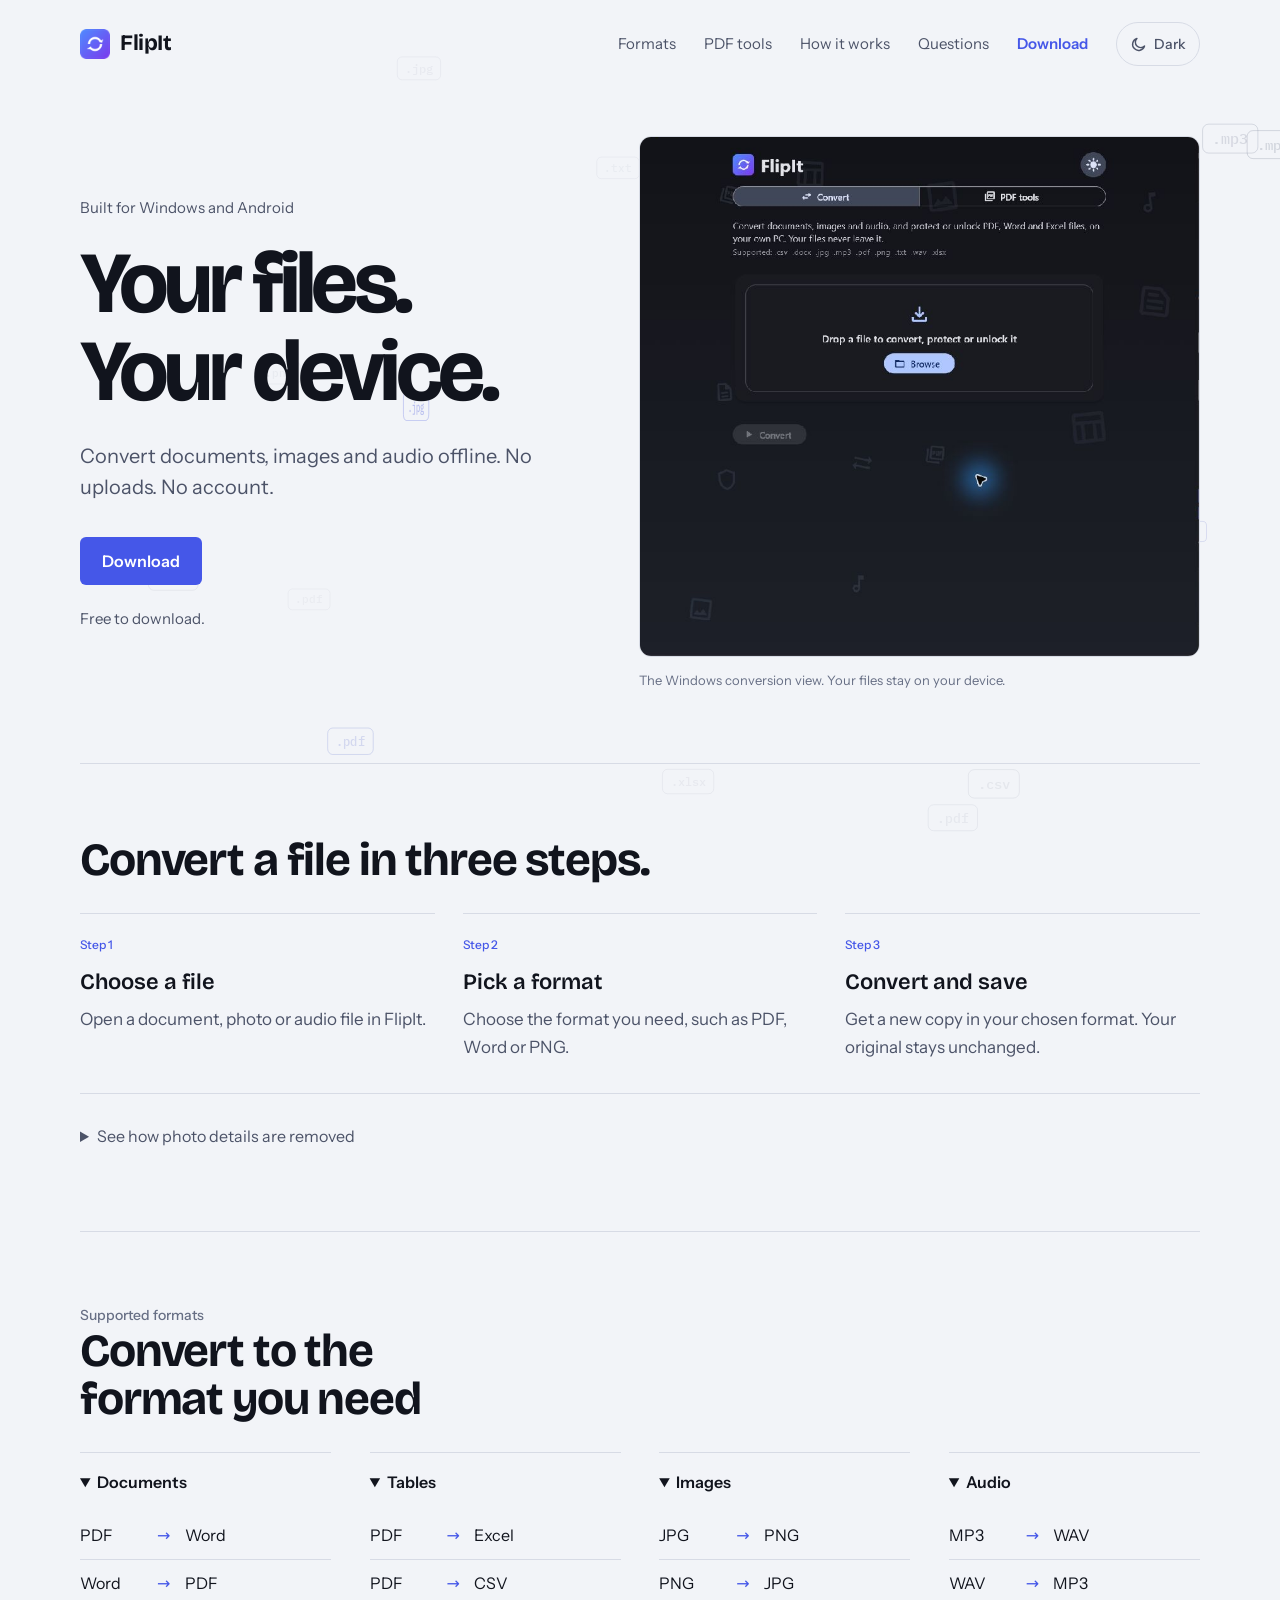
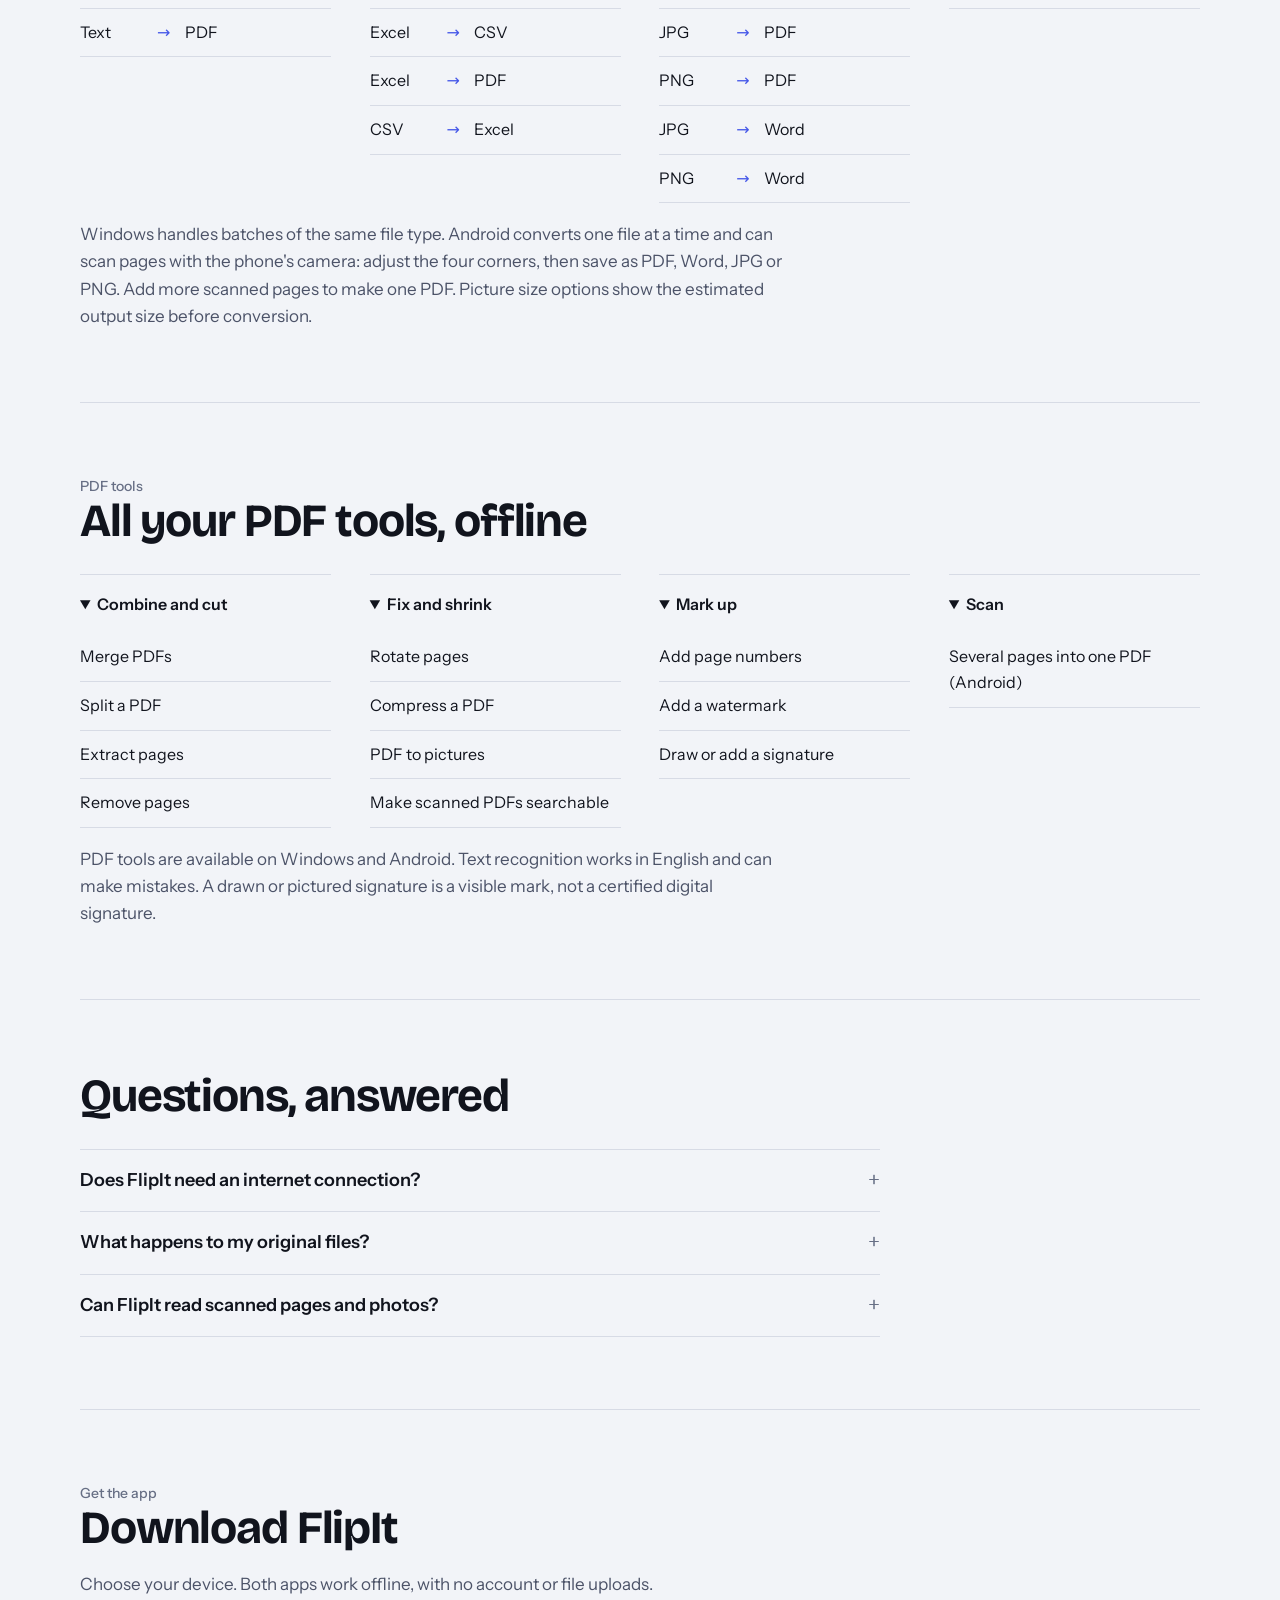
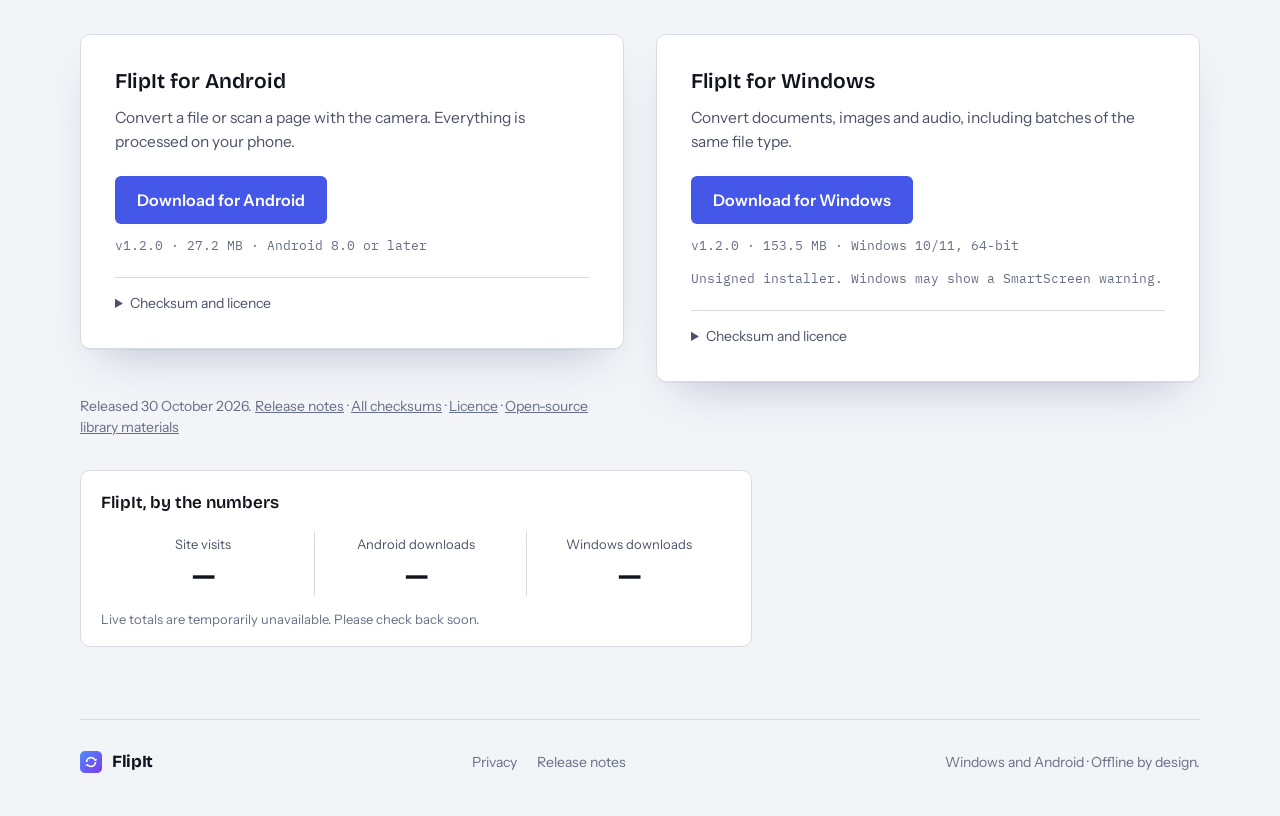
<file: index.html>
<!doctype html>
<html lang="en">
<head>
<meta charset="utf-8">
<meta http-equiv="Content-Security-Policy" content="default-src 'self'; script-src 'self'; style-src 'self' 'unsafe-inline'; img-src 'self'; font-src 'self'; connect-src https://flipit-site-stats.rouguemind-dev.workers.dev; object-src 'none'; base-uri 'none'; form-action 'none'; frame-src 'none'; upgrade-insecure-requests">
<meta name="referrer" content="no-referrer">
<script src="theme-init.js"></script>
<meta name="viewport" content="width=device-width, initial-scale=1">
<title>FlipIt — convert files offline</title>
<meta name="description" content="FlipIt converts documents, images and audio on your own Windows PC or Android phone, offline. Your files are never uploaded.">
<link rel="icon" href="favicon.ico">
<link rel="stylesheet" href="fonts.css">
<link rel="stylesheet" href="styles.css?v=20261101-1">
<!--og-->
<link rel="canonical" href="https://rogueminddev-eng.github.io/flipit-website/">
<meta property="og:type" content="website">
<meta property="og:site_name" content="FlipIt">
<meta property="og:title" content="FlipIt — convert files offline">
<meta property="og:description" content="Your files.<br>Your device. Free, offline, no account.">
<meta property="og:url" content="https://rogueminddev-eng.github.io/flipit-website/">
<meta property="og:image" content="https://rogueminddev-eng.github.io/flipit-website/og.png">
<meta property="og:image:width" content="1200">
<meta property="og:image:height" content="630">
<meta property="og:image:alt" content="FlipIt: convert files without sending them anywhere">
<meta name="twitter:card" content="summary_large_image">
<!--/og-->
<script src="site.js?v=20261101-2" defer></script>
</head>
<body>
<div class="wrap">
  <header class="top" id="top">
    <a class="brand" href="#top"><span class="mark" aria-hidden="true"></span>FlipIt</a>
    <nav class="nav" aria-label="Page sections">
      <a href="#formats">Formats</a>
      <a href="#pdf-tools">PDF tools</a>
      <a href="#privacy">How it works</a>
      <a href="#faq">Questions</a>
      <a class="nav-cta" href="#availability">Download</a>
      <button class="theme-toggle" id="theme-toggle" type="button" aria-pressed="false" title="Switch between light and dark">
        <span class="theme-icon" aria-hidden="true">
          <svg class="icon-sun" width="17" height="17" viewBox="0 0 24 24" fill="none" stroke="currentColor" stroke-width="2" stroke-linecap="round"><circle cx="12" cy="12" r="4.2"/><path d="M12 2.6v2.2M12 19.2v2.2M21.4 12h-2.2M4.8 12H2.6M18.6 5.4l-1.6 1.6M7 17l-1.6 1.6M18.6 18.6 17 17M7 7 5.4 5.4"/></svg>
          <svg class="icon-moon" width="17" height="17" viewBox="0 0 24 24" fill="none" stroke="currentColor" stroke-width="2" stroke-linecap="round" stroke-linejoin="round"><path d="M20.5 14.2A8.6 8.6 0 1 1 9.8 3.5a6.9 6.9 0 0 0 10.7 10.7z"/></svg>
        </span>
        <span class="theme-label" id="theme-label">Dark</span>
      </button>
    </nav>
  </header>

  <main>
    <section class="hero" aria-labelledby="hero-title">
      <div>
        <p class="hero-platforms">Built for Windows and Android</p>
        <h1 id="hero-title">Your files.<br>Your device.</h1>
        <p class="lead">Convert documents, images and audio offline. No uploads. No account.</p>
        <div class="cta"><a class="btn" href="#availability">Download</a></div>
        <p class="hero-note">Free to download.</p>
      </div>

      <figure class="product-view">
        <div class="product-shot">
          <img class="capture-light" src="app-light.png" width="887" height="824" alt="FlipIt for Windows showing the Convert and PDF tools tabs and file selection" fetchpriority="high">
          <img class="capture-dark" src="app-dark.png" width="887" height="824" alt="FlipIt for Windows showing the Convert and PDF tools tabs and file selection" fetchpriority="high">
        </div>
        <figcaption class="caption">The Windows conversion view. Your files stay on your device.</figcaption>
      </figure>
    </section>

    <section class="section" id="privacy" aria-labelledby="privacy-title">
      <div class="section-head">
        <h2 class="h2" id="privacy-title">Convert a file in three steps.</h2>
      </div>
      <ol class="how-steps">
        <li><span class="step-label">Step 1</span><h3>Choose a file</h3><p>Open a document, photo or audio file in FlipIt.</p></li>
        <li><span class="step-label">Step 2</span><h3>Pick a format</h3><p>Choose the format you need, such as PDF, Word or PNG.</p></li>
        <li><span class="step-label">Step 3</span><h3>Convert and save</h3><p>Get a new copy in your chosen format. Your original stays unchanged.</p></li>
      </ol>
      <details class="privacy-demo">
        <summary>See how photo details are removed</summary>
      <figure>
        <p class="label photo-example-label">Hidden details in a photo</p>
        <div class="props" id="props">
          <div class="props-head">
            <div class="file"><span class="file-type">JPG</span><span>Weekend trip.jpg</span></div>
            <button class="reveal" id="reveal-toggle" type="button" aria-pressed="false" aria-controls="props-tags">Show details</button>
          </div>
          <dl class="tags" id="props-tags">
            <div class="tag"><dt>Camera used</dt><dd><span class="val" style="--i:0">Pixel 9</span></dd></div>
            <div class="tag"><dt>Date taken</dt><dd><span class="val" style="--i:1">12 October 2026</span></dd></div>
            <div class="tag"><dt>Photo location</dt><dd><span class="val" style="--i:2">Lisbon, Portugal</span></dd></div>
            <div class="tag"><dt>Photographer's name</dt><dd><span class="val" style="--i:3">Maya Rivers</span></dd></div>
          </dl>
          <div class="props-foot">
            <span>Saved as <strong>Weekend trip.png</strong></span>
            <span class="clean"><svg width="14" height="14" viewBox="0 0 16 16" aria-hidden="true"><path d="M3 8.5l3.2 3L13 4.5" fill="none" stroke="currentColor" stroke-width="2" stroke-linecap="round" stroke-linejoin="round"/></svg>Hidden details removed</span>
          </div>
        </div>
        <figcaption class="caption">Photos can store the camera used, the date and the location. FlipIt removes these hidden details from converted photos by default. These are fictional details.</figcaption>
      </figure>
      </details>
    </section>

    <section class="section" id="formats" aria-labelledby="formats-title">
      <div class="section-head">
        <p class="label">Supported formats</p>
        <h2 class="h2" id="formats-title">Convert to the format you need</h2>
      </div>
      <div class="formats">
        <details class="group feature-group" open><summary>Documents</summary>
          <ul class="pairs">
            <li class="pair"><span>PDF</span><span class="to">→</span><span>Word</span></li>
            <li class="pair"><span>Word</span><span class="to">→</span><span>PDF</span></li>
            <li class="pair"><span>Text</span><span class="to">→</span><span>PDF</span></li>
          </ul>
        </details>
        <details class="group feature-group" open><summary>Tables</summary>
          <ul class="pairs">
            <li class="pair"><span>PDF</span><span class="to">→</span><span>Excel</span></li>
            <li class="pair"><span>PDF</span><span class="to">→</span><span>CSV</span></li>
            <li class="pair"><span>Excel</span><span class="to">→</span><span>CSV</span></li>
            <li class="pair"><span>Excel</span><span class="to">→</span><span>PDF</span></li>
            <li class="pair"><span>CSV</span><span class="to">→</span><span>Excel</span></li>
          </ul>
        </details>
        <details class="group feature-group" open><summary>Images</summary>
          <ul class="pairs">
            <li class="pair"><span>JPG</span><span class="to">→</span><span>PNG</span></li>
            <li class="pair"><span>PNG</span><span class="to">→</span><span>JPG</span></li>
            <li class="pair"><span>JPG</span><span class="to">→</span><span>PDF</span></li>
            <li class="pair"><span>PNG</span><span class="to">→</span><span>PDF</span></li>
            <li class="pair"><span>JPG</span><span class="to">→</span><span>Word</span></li>
            <li class="pair"><span>PNG</span><span class="to">→</span><span>Word</span></li>
          </ul>
        </details>
        <details class="group feature-group" open><summary>Audio</summary>
          <ul class="pairs">
            <li class="pair"><span>MP3</span><span class="to">→</span><span>WAV</span></li>
            <li class="pair"><span>WAV</span><span class="to">→</span><span>MP3</span></li>
          </ul>
        </details>
      </div>
      <p class="intro intro-wide">Windows handles batches of the same file type. Android converts one file at a time and can scan pages with the phone's camera: adjust the four corners, then save as PDF, Word, JPG or PNG. Add more scanned pages to make one PDF. Picture size options show the estimated output size before conversion.</p>
    </section>

    <section class="section" id="pdf-tools" aria-labelledby="pdf-tools-title">
      <div class="section-head">
        <p class="label">PDF tools</p>
        <h2 class="h2" id="pdf-tools-title">All your PDF tools, offline</h2>
      </div>
      <div class="formats">
        <details class="group feature-group" open><summary>Combine and cut</summary>
          <ul class="pairs">
            <li class="pair tool"><span>Merge PDFs</span></li>
            <li class="pair tool"><span>Split a PDF</span></li>
            <li class="pair tool"><span>Extract pages</span></li>
            <li class="pair tool"><span>Remove pages</span></li>
          </ul>
        </details>
        <details class="group feature-group" open><summary>Fix and shrink</summary>
          <ul class="pairs">
            <li class="pair tool"><span>Rotate pages</span></li>
            <li class="pair tool"><span>Compress a PDF</span></li>
            <li class="pair tool"><span>PDF to pictures</span></li>
            <li class="pair tool"><span>Make scanned PDFs searchable</span></li>
          </ul>
        </details>
        <details class="group feature-group" open><summary>Mark up</summary>
          <ul class="pairs">
            <li class="pair tool"><span>Add page numbers</span></li>
            <li class="pair tool"><span>Add a watermark</span></li>
            <li class="pair tool"><span>Draw or add a signature</span></li>
          </ul>
        </details>
        <details class="group feature-group" open><summary>Scan</summary>
          <ul class="pairs">
            <li class="pair tool"><span>Several pages into one PDF (Android)</span></li>
          </ul>
        </details>
      </div>
      <p class="intro intro-wide">PDF tools are available on Windows and Android. Text recognition works in English and can make mistakes. A drawn or pictured signature is a visible mark, not a certified digital signature.</p>
    </section>

<section class="section" id="faq" aria-labelledby="faq-title">
      <div class="section-head">
        <h2 class="h2" id="faq-title">Questions, answered</h2>
      </div>
      <div class="faq">
        <details>
          <summary>Does FlipIt need an internet connection?</summary>
          <p>No. Converting happens on your device, with no account and no sign-in.</p>
        </details>
        <details>
          <summary>What happens to my original files?</summary>
          <p>Nothing. FlipIt only reads them and saves the converted file as a new one.</p>
        </details>
        <details>
          <summary>Can FlipIt read scanned pages and photos?</summary>
          <p>Yes, for English text. Scanned PDFs become Excel or CSV tables, and photos become PDF or Word. On Android, scanned PDFs can become Word too. Clear, well-lit pages read best, and it is worth checking anything important against the original.</p>
        </details>
      </div>
    </section>

    <section class="section" id="availability" aria-labelledby="availability-title">
      <p class="label">Get the app</p>
      <h2 class="h2" id="availability-title">Download FlipIt</h2>
      <p class="intro intro-wide">Choose your device. Both apps work offline, with no account or file uploads.</p>
      <div class="platforms">
        <article class="platform" aria-labelledby="android-download-title">
            <h3 class="platform-name" id="android-download-title">FlipIt for Android</h3>
          <p class="platform-intro">Convert a file or scan a page with the camera. Everything is processed on your phone.</p>
          <a class="btn" href="https://github.com/rogueminddev-eng/flipit-website/releases/download/v1.2.0/FlipIt.apk" download>Download for Android</a>
          <p class="btn-meta">v1.2.0 · 27.2 MB · Android 8.0 or later</p>
          <details><summary>Checksum and licence</summary><p>SHA-256</p><code class="hash" id="apk-hash">3efb03ad88e3955b4909f2cdaa8b291944b7089661737d4ff180625f7947f7b6</code><button class="copy" id="copy-apk-hash" type="button">Copy checksum</button><p><a href="THIRD_PARTY_NOTICES_ANDROID.txt">Android library notices</a></p></details>
        </article>
        <article class="platform" aria-labelledby="windows-download-title">
            <h3 class="platform-name" id="windows-download-title">FlipIt for Windows</h3>
          <p class="platform-intro">Convert documents, images and audio, including batches of the same file type.</p>
          <a class="btn" href="https://github.com/rogueminddev-eng/flipit-website/releases/download/v1.2.0/FlipItSetup.exe" download>Download for Windows</a>
          <p class="btn-meta">v1.2.0 · 153.5 MB · Windows 10/11, 64-bit</p>
          <p class="btn-meta">Unsigned installer. Windows may show a SmartScreen warning.</p>
          <details><summary>Checksum and licence</summary><p>SHA-256</p><code class="hash" id="hash">348b08c862e1c101a53e53d09babe1a48659175ceebb2fea09a800732d20d640</code><button class="copy" id="copy-hash" type="button">Copy checksum</button><p><a href="THIRD_PARTY_NOTICES_WINDOWS.txt">Windows library notices</a></p></details>
        </article>
      </div>
      <p class="caption">Released 30 October 2026. <a href="changelog.html">Release notes</a> · <a href="SHA256SUMS.txt">All checksums</a> · <a href="LICENSE.txt">Licence</a> · <a href="https://github.com/rogueminddev-eng/flipit-website/releases/download/v1.2.0/third-party-materials-v1.2.0.zip">Open-source library materials</a></p>
      <aside class="stats-card" id="site-stats" data-stats-api="https://flipit-site-stats.rouguemind-dev.workers.dev" aria-label="FlipIt website statistics">
        <p class="stats-title">FlipIt, by the numbers</p>
        <div class="stats-values">
          <div class="stat"><span class="stat-label">Site visits</span><strong id="visit-count">—</strong></div>
          <div class="stat"><span class="stat-label">Android downloads</span><strong id="android-download-count">—</strong></div>
          <div class="stat"><span class="stat-label">Windows downloads</span><strong id="windows-download-count">—</strong></div>
        </div>
        <p class="stats-note" id="stats-note">Loading public totals. Visits are approximate tab sessions, not unique people. Download totals come from public releases.</p>
      </aside>
    </section>
  </main>

  <footer class="foot">
    <a class="brand" href="#top"><span class="mark" aria-hidden="true"></span>FlipIt</a>
    <nav class="foot-links" aria-label="More about FlipIt">
      <a href="privacy.html">Privacy</a>
      <a href="changelog.html">Release notes</a>
    </nav>
    <span>Windows and Android · Offline by design.</span>
  </footer>
</div>
</body>
</html>
</file>
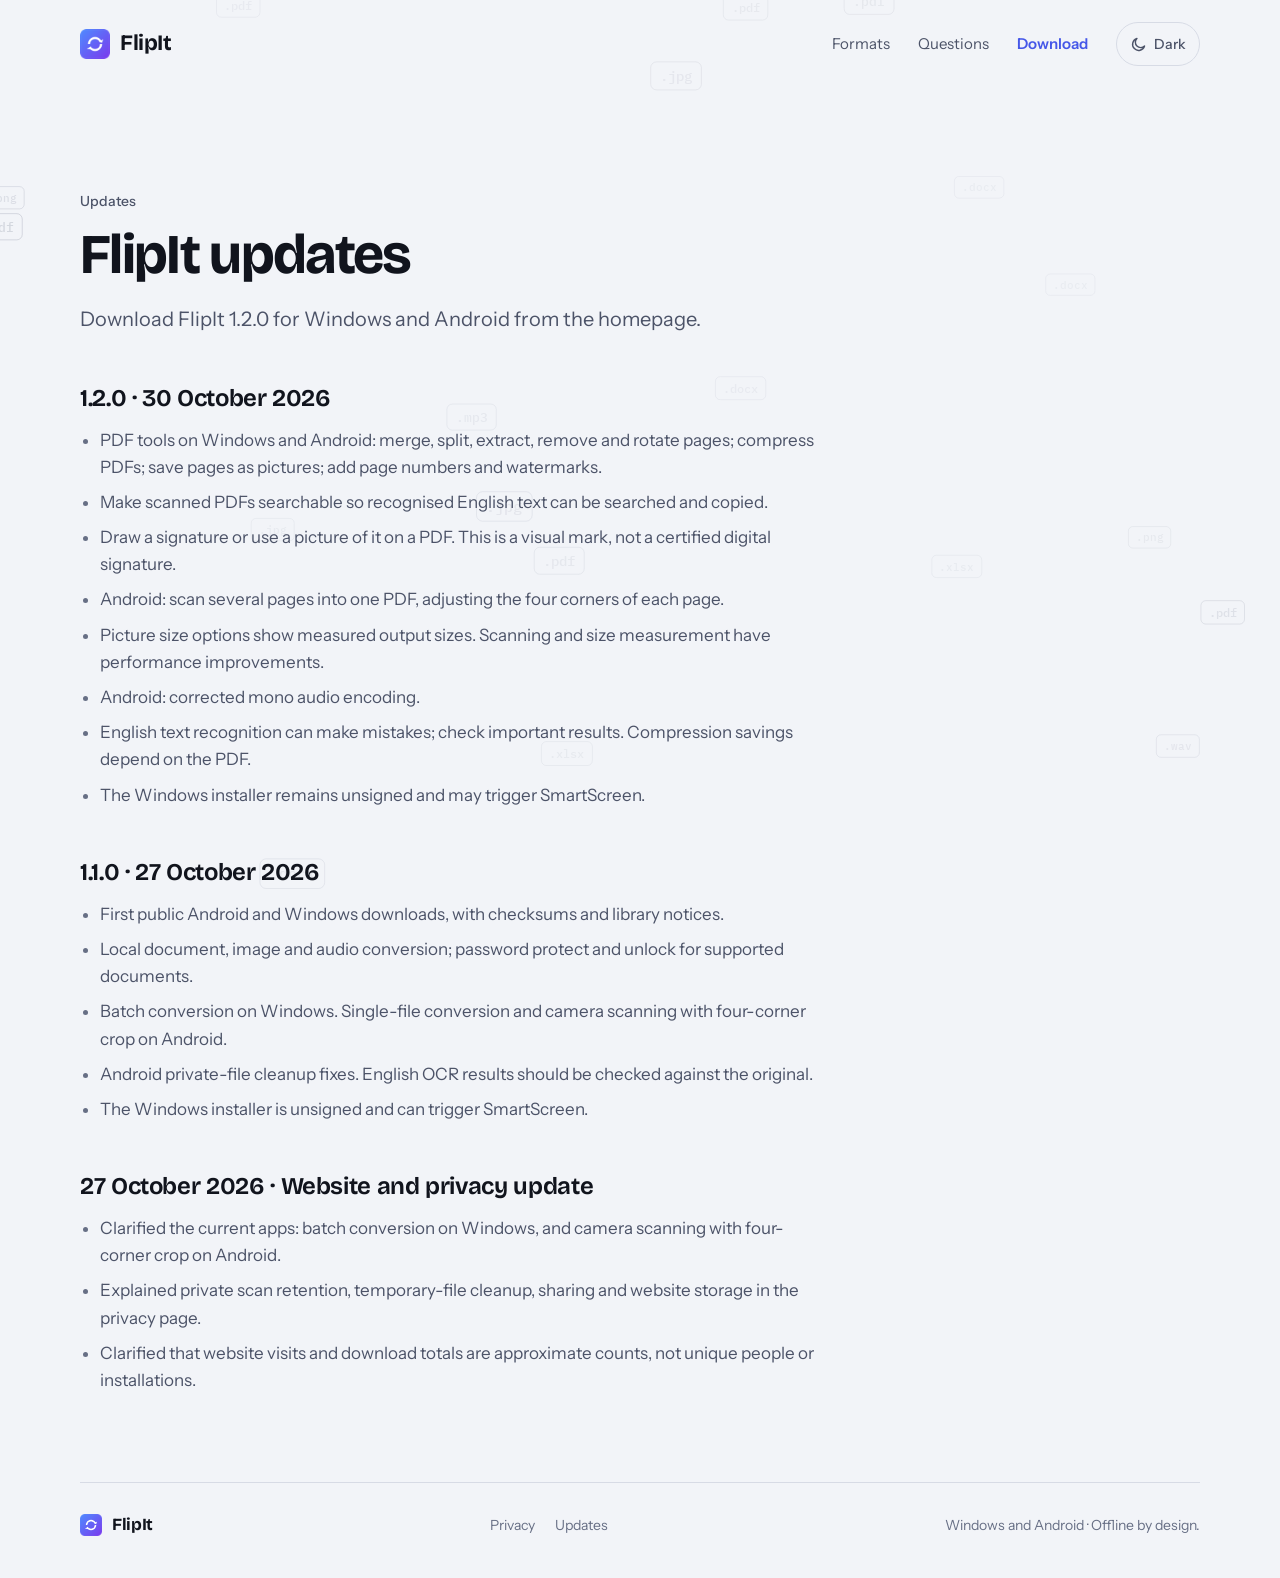
<file: changelog.html>
<!doctype html>
<html lang="en">
<head>
<meta charset="utf-8">
<meta http-equiv="Content-Security-Policy" content="default-src 'self'; script-src 'self'; style-src 'self' 'unsafe-inline'; img-src 'self'; font-src 'self'; connect-src https://flipit-site-stats.rouguemind-dev.workers.dev; object-src 'none'; base-uri 'none'; form-action 'none'; frame-src 'none'; upgrade-insecure-requests">
<meta name="referrer" content="no-referrer">
<script src="theme-init.js"></script>
<meta name="viewport" content="width=device-width, initial-scale=1">
<title>FlipIt updates</title>
<meta name="description" content="Release notes for FlipIt on Windows and Android.">
<link rel="icon" href="favicon.ico">
<link rel="stylesheet" href="fonts.css">
<link rel="stylesheet" href="styles.css?v=20261101-1">
<script src="site.js?v=20261101-2" defer></script>
</head>
<body>
<div class="wrap">
  <header class="top">
    <a class="brand" href="index.html"><span class="mark" aria-hidden="true"></span>FlipIt</a>
    <nav class="nav" aria-label="Site">
      <a href="index.html#formats">Formats</a>
      <a href="index.html#faq">Questions</a>
      <a class="nav-cta" href="index.html#availability">Download</a>
      <button class="theme-toggle" id="theme-toggle" type="button" aria-pressed="false" title="Switch between light and dark">
        <span class="theme-icon" aria-hidden="true">
          <svg class="icon-sun" width="17" height="17" viewBox="0 0 24 24" fill="none" stroke="currentColor" stroke-width="2" stroke-linecap="round"><circle cx="12" cy="12" r="4.2"/><path d="M12 2.6v2.2M12 19.2v2.2M21.4 12h-2.2M4.8 12H2.6M18.6 5.4l-1.6 1.6M7 17l-1.6 1.6M18.6 18.6 17 17M7 7 5.4 5.4"/></svg>
          <svg class="icon-moon" width="17" height="17" viewBox="0 0 24 24" fill="none" stroke="currentColor" stroke-width="2" stroke-linecap="round" stroke-linejoin="round"><path d="M20.5 14.2A8.6 8.6 0 1 1 9.8 3.5a6.9 6.9 0 0 0 10.7 10.7z"/></svg>
        </span>
        <span class="theme-label" id="theme-label">Dark</span>
      </button>
    </nav>
  </header>
  <main class="doc">
    <p class="label">Updates</p>
    <h1>FlipIt updates</h1>
    <p class="standfirst">Download FlipIt 1.2.0 for Windows and Android from the homepage.</p>
    <h2>1.2.0 · 30 October 2026</h2>
    <ul>
      <li>PDF tools on Windows and Android: merge, split, extract, remove and rotate pages; compress PDFs; save pages as pictures; add page numbers and watermarks.</li>
      <li>Make scanned PDFs searchable so recognised English text can be searched and copied.</li>
      <li>Draw a signature or use a picture of it on a PDF. This is a visual mark, not a certified digital signature.</li>
      <li>Android: scan several pages into one PDF, adjusting the four corners of each page.</li>
      <li>Picture size options show measured output sizes. Scanning and size measurement have performance improvements.</li>
      <li>Android: corrected mono audio encoding.</li>
      <li>English text recognition can make mistakes; check important results. Compression savings depend on the PDF.</li>
      <li>The Windows installer remains unsigned and may trigger SmartScreen.</li>
    </ul>
<h2>1.1.0 · 27 October 2026</h2><ul><li>First public Android and Windows downloads, with checksums and library notices.</li><li>Local document, image and audio conversion; password protect and unlock for supported documents.</li><li>Batch conversion on Windows. Single-file conversion and camera scanning with four-corner crop on Android.</li><li>Android private-file cleanup fixes. English OCR results should be checked against the original.</li><li>The Windows installer is unsigned and can trigger SmartScreen.</li></ul><h2>27 October 2026 · Website and privacy update</h2>
    <ul>
      <li>Clarified the current apps: batch conversion on Windows, and camera scanning with four-corner crop on Android.</li>
      <li>Explained private scan retention, temporary-file cleanup, sharing and website storage in the privacy page.</li>
      <li>Clarified that website visits and download totals are approximate counts, not unique people or installations.</li>
    </ul>
  </main>
  <footer class="foot">
    <a class="brand" href="index.html"><span class="mark" aria-hidden="true"></span>FlipIt</a>
    <nav class="foot-links" aria-label="More about FlipIt">
      <a href="privacy.html">Privacy</a>
      <a href="changelog.html" aria-current="page">Updates</a>
    </nav>
    <span>Windows and Android · Offline by design.</span>
  </footer>
</div>
</body>
</html>
</file>
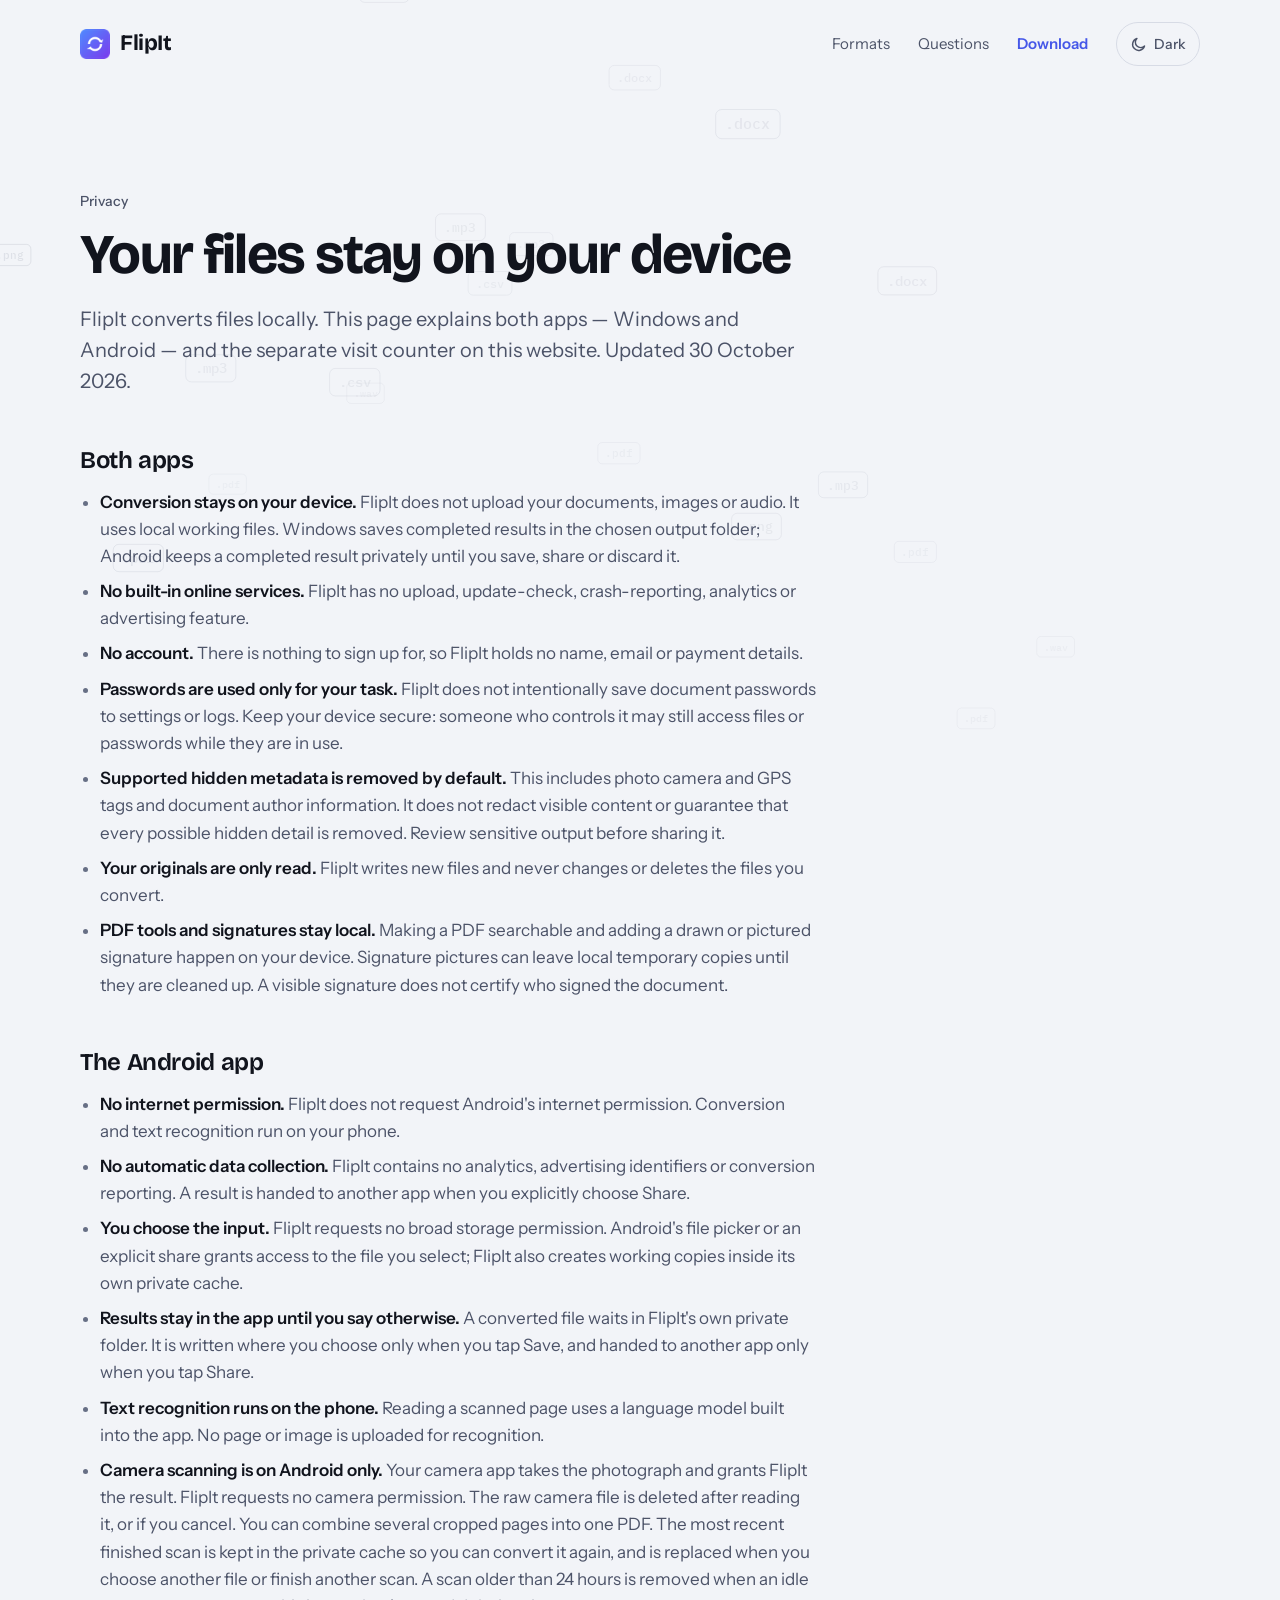
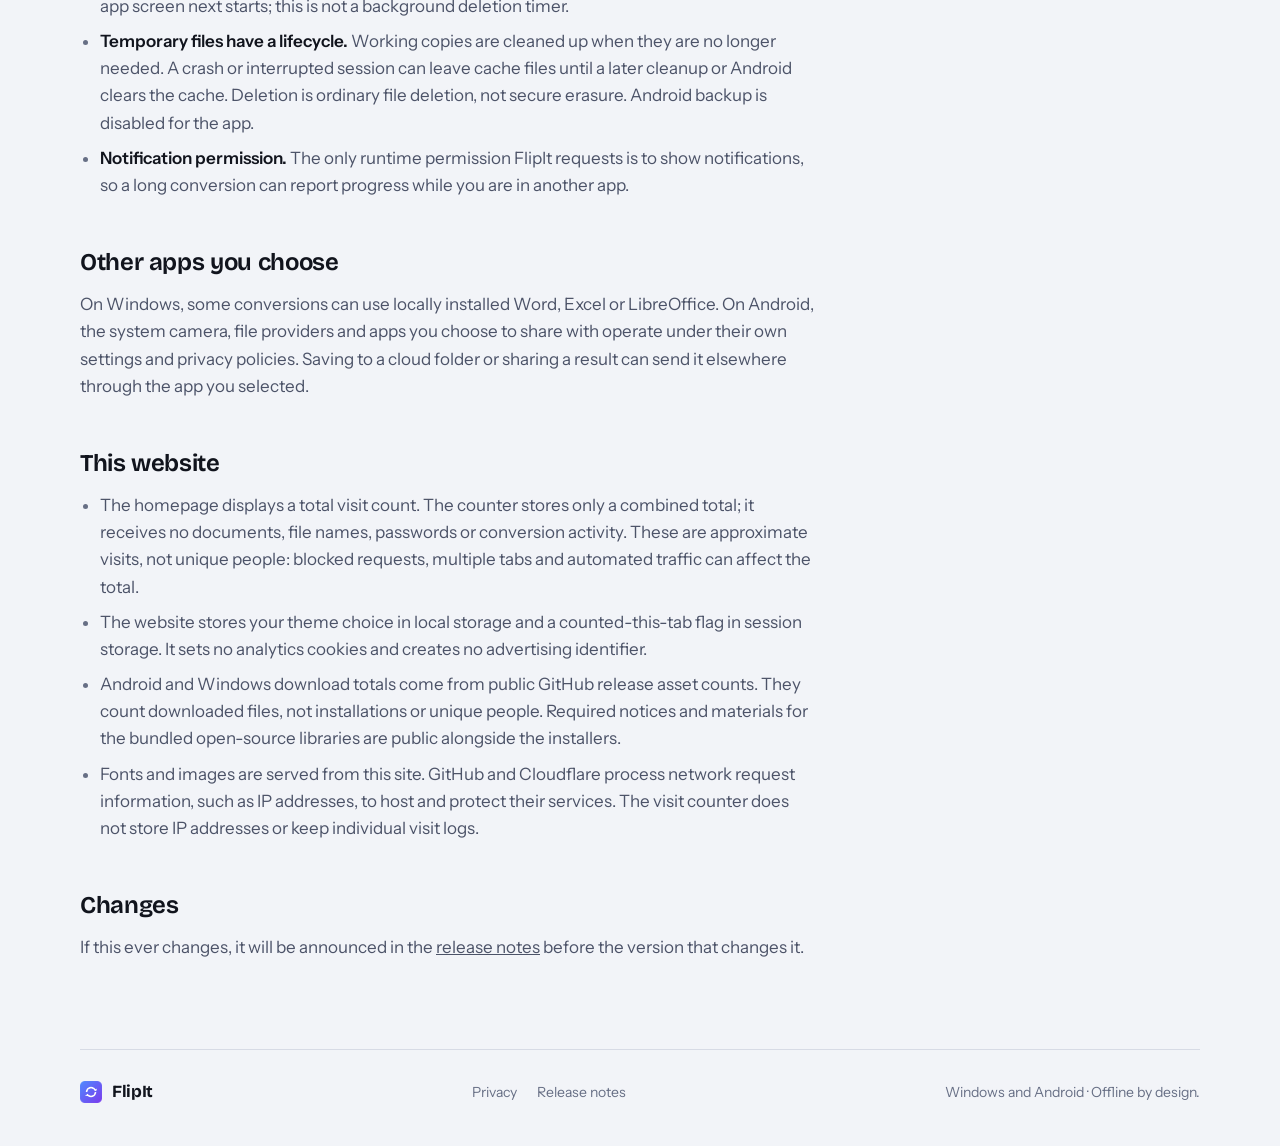
<file: privacy.html>
<!doctype html>
<html lang="en">
<head>
<meta charset="utf-8">
<meta http-equiv="Content-Security-Policy" content="default-src 'self'; script-src 'self'; style-src 'self' 'unsafe-inline'; img-src 'self'; font-src 'self'; connect-src https://flipit-site-stats.rouguemind-dev.workers.dev; object-src 'none'; base-uri 'none'; form-action 'none'; frame-src 'none'; upgrade-insecure-requests">
<meta name="referrer" content="no-referrer">
<script src="theme-init.js"></script>
<meta name="viewport" content="width=device-width, initial-scale=1">
<title>FlipIt privacy</title>
<meta name="description" content="What FlipIt does with your files, passwords and data: it keeps them on your own device.">
<link rel="icon" href="favicon.ico">
<link rel="stylesheet" href="fonts.css">
<link rel="stylesheet" href="styles.css?v=20261101-1">
<script src="site.js?v=20261101-2" defer></script>
<!--og-->
<link rel="canonical" href="https://rogueminddev-eng.github.io/flipit-website/privacy.html">
<!--/og-->
</head>
<body>
<div class="wrap">
  <header class="top">
    <a class="brand" href="index.html"><span class="mark" aria-hidden="true"></span>FlipIt</a>
    <nav class="nav" aria-label="Site">
      <a href="index.html#formats">Formats</a>
      <a href="index.html#faq">Questions</a>
      <a class="nav-cta" href="index.html#availability">Download</a>
      <button class="theme-toggle" id="theme-toggle" type="button" aria-pressed="false" title="Switch between light and dark">
        <span class="theme-icon" aria-hidden="true">
          <svg class="icon-sun" width="17" height="17" viewBox="0 0 24 24" fill="none" stroke="currentColor" stroke-width="2" stroke-linecap="round"><circle cx="12" cy="12" r="4.2"/><path d="M12 2.6v2.2M12 19.2v2.2M21.4 12h-2.2M4.8 12H2.6M18.6 5.4l-1.6 1.6M7 17l-1.6 1.6M18.6 18.6 17 17M7 7 5.4 5.4"/></svg>
          <svg class="icon-moon" width="17" height="17" viewBox="0 0 24 24" fill="none" stroke="currentColor" stroke-width="2" stroke-linecap="round" stroke-linejoin="round"><path d="M20.5 14.2A8.6 8.6 0 1 1 9.8 3.5a6.9 6.9 0 0 0 10.7 10.7z"/></svg>
        </span>
        <span class="theme-label" id="theme-label">Dark</span>
      </button>
    </nav>
  </header>

  <main class="doc">
    <p class="label">Privacy</p>
    <h1>Your files stay on your device</h1>
    <p class="standfirst">FlipIt converts files locally. This page explains both apps — Windows and Android — and the separate visit counter on this website. Updated 30 October 2026.</p>

    <h2>Both apps</h2>
    <ul>
      <li><strong>Conversion stays on your device.</strong> FlipIt does not upload your documents, images or audio. It uses local working files. Windows saves completed results in the chosen output folder; Android keeps a completed result privately until you save, share or discard it.</li>
      <li><strong>No built-in online services.</strong> FlipIt has no upload, update-check, crash-reporting, analytics or advertising feature.</li>
      <li><strong>No account.</strong> There is nothing to sign up for, so FlipIt holds no name, email or payment details.</li>
      <li><strong>Passwords are used only for your task.</strong> FlipIt does not intentionally save document passwords to settings or logs. Keep your device secure: someone who controls it may still access files or passwords while they are in use.</li>
      <li><strong>Supported hidden metadata is removed by default.</strong> This includes photo camera and GPS tags and document author information. It does not redact visible content or guarantee that every possible hidden detail is removed. Review sensitive output before sharing it.</li>
      <li><strong>Your originals are only read.</strong> FlipIt writes new files and never changes or deletes the files you convert.</li>
      <li><strong>PDF tools and signatures stay local.</strong> Making a PDF searchable and adding a drawn or pictured signature happen on your device. Signature pictures can leave local temporary copies until they are cleaned up. A visible signature does not certify who signed the document.</li>
    </ul>

    <h2>The Android app</h2>
    <ul>
      <li><strong>No internet permission.</strong> FlipIt does not request Android's internet permission. Conversion and text recognition run on your phone.</li>
      <li><strong>No automatic data collection.</strong> FlipIt contains no analytics, advertising identifiers or conversion reporting. A result is handed to another app when you explicitly choose Share.</li>
      <li><strong>You choose the input.</strong> FlipIt requests no broad storage permission. Android's file picker or an explicit share grants access to the file you select; FlipIt also creates working copies inside its own private cache.</li>
      <li><strong>Results stay in the app until you say otherwise.</strong> A converted file waits in FlipIt's own private folder. It is written where you choose only when you tap Save, and handed to another app only when you tap Share.</li>
      <li><strong>Text recognition runs on the phone.</strong> Reading a scanned page uses a language model built into the app. No page or image is uploaded for recognition.</li>
      <li><strong>Camera scanning is on Android only.</strong> Your camera app takes the photograph and grants FlipIt the result. FlipIt requests no camera permission. The raw camera file is deleted after reading it, or if you cancel. You can combine several cropped pages into one PDF. The most recent finished scan is kept in the private cache so you can convert it again, and is replaced when you choose another file or finish another scan. A scan older than 24 hours is removed when an idle app screen next starts; this is not a background deletion timer.</li>
      <li><strong>Temporary files have a lifecycle.</strong> Working copies are cleaned up when they are no longer needed. A crash or interrupted session can leave cache files until a later cleanup or Android clears the cache. Deletion is ordinary file deletion, not secure erasure. Android backup is disabled for the app.</li>
      <li><strong>Notification permission.</strong> The only runtime permission FlipIt requests is to show notifications, so a long conversion can report progress while you are in another app.</li>
    </ul>

    <h2>Other apps you choose</h2>
    <p>On Windows, some conversions can use locally installed Word, Excel or LibreOffice. On Android, the system camera, file providers and apps you choose to share with operate under their own settings and privacy policies. Saving to a cloud folder or sharing a result can send it elsewhere through the app you selected.</p>

    <h2>This website</h2>
    <ul>
      <li>The homepage displays a total visit count. The counter stores only a combined total; it receives no documents, file names, passwords or conversion activity. These are approximate visits, not unique people: blocked requests, multiple tabs and automated traffic can affect the total.</li>
      <li>The website stores your theme choice in local storage and a counted-this-tab flag in session storage. It sets no analytics cookies and creates no advertising identifier.</li>
      <li>Android and Windows download totals come from public GitHub release asset counts. They count downloaded files, not installations or unique people. Required notices and materials for the bundled open-source libraries are public alongside the installers.</li>
      <li>Fonts and images are served from this site. GitHub and Cloudflare process network request information, such as IP addresses, to host and protect their services. The visit counter does not store IP addresses or keep individual visit logs.</li>
    </ul>

    <h2>Changes</h2>
    <p>If this ever changes, it will be announced in the <a href="changelog.html">release notes</a> before the version that changes it.</p>
  </main>

  <footer class="foot">
    <a class="brand" href="index.html"><span class="mark" aria-hidden="true"></span>FlipIt</a>
    <nav class="foot-links" aria-label="More about FlipIt">
      <a href="privacy.html" aria-current="page">Privacy</a>
      <a href="changelog.html">Release notes</a>
    </nav>
    <span>Windows and Android · Offline by design.</span>
  </footer>
</div>
</body>
</html>
</file>
<file: fonts.css>
@font-face {
  font-family: 'Bricolage Grotesque';
  font-style: normal;
  font-weight: 500 800;
  font-stretch: 100%;
  font-display: swap;
  src: url('bricolage-500-800.woff2') format('woff2');
  unicode-range: U+0000-00FF, U+0131, U+0152-0153, U+02BB-02BC, U+02C6, U+02DA, U+02DC, U+0304, U+0308, U+0329, U+2000-206F, U+20AC, U+2122, U+2191, U+2193, U+2212, U+2215, U+FEFF, U+FFFD;
}
@font-face {
  font-family: 'Instrument Sans';
  font-style: normal;
  font-weight: 400 600;
  font-stretch: 100%;
  font-display: swap;
  src: url('instrument-sans-400-600.woff2') format('woff2');
  unicode-range: U+0000-00FF, U+0131, U+0152-0153, U+02BB-02BC, U+02C6, U+02DA, U+02DC, U+0304, U+0308, U+0329, U+2000-206F, U+20AC, U+2122, U+2191, U+2193, U+2212, U+2215, U+FEFF, U+FFFD;
}
@font-face {
  font-family: 'IBM Plex Mono';
  font-style: normal;
  font-weight: 400;
  font-display: swap;
  src: url('plex-mono-400.woff2') format('woff2');
  unicode-range: U+0000-00FF, U+0131, U+0152-0153, U+02BB-02BC, U+02C6, U+02DA, U+02DC, U+0304, U+0308, U+0329, U+2000-206F, U+20AC, U+2122, U+2191, U+2193, U+2212, U+2215, U+FEFF, U+FFFD;
}
@font-face {
  font-family: 'IBM Plex Mono';
  font-style: normal;
  font-weight: 500;
  font-display: swap;
  src: url('plex-mono-500.woff2') format('woff2');
  unicode-range: U+0000-00FF, U+0131, U+0152-0153, U+02BB-02BC, U+02C6, U+02DA, U+02DC, U+0304, U+0308, U+0329, U+2000-206F, U+20AC, U+2122, U+2191, U+2193, U+2212, U+2215, U+FEFF, U+FFFD;
}
</file>
<file: styles.css>
/* Hallmark preview: built from the existing FlipIt brand; targeted audit improvements. */
:root{
  --display:"Bricolage Grotesque","Segoe UI Variable Display","Segoe UI",system-ui,sans-serif;
  --body:"Instrument Sans","Segoe UI",system-ui,sans-serif;
  --mono:"IBM Plex Mono",Consolas,ui-monospace,monospace;
  --ground:#F2F4F8;--surface:#FFFFFF;--sunken:#E9ECF3;
  --ink:#11141D;--ink-2:#4C5368;--ink-3:#676F85;--rule:#D7DBE5;
  --accent:#4557E8;--accent-hover:#3546D6;--accent-ink:#FFFFFF;
  --redact:#11141D;--redact-edge:transparent;--ok:#1B7A4B;
  --shadow:0 1px 0 rgba(17,20,29,.04),0 22px 44px -22px rgba(28,38,92,.28);
  color-scheme:light;
}
@media (prefers-color-scheme:dark){
  :root:not([data-theme="light"]){
    --ground:#0B0E17;--surface:#131826;--sunken:#1A2031;
    --ink:#E8EBF3;--ink-2:#A9B0C4;--ink-3:#858CA3;--rule:#262C3F;
    --accent:#8E9AFF;--accent-hover:#A5AFFF;--accent-ink:#0B0E17;
    --redact:#020409;--redact-edge:#343B55;--ok:#5FCB94;
    --shadow:0 1px 0 rgba(0,0,0,.5),0 28px 56px -24px rgba(0,0,0,.75);
    color-scheme:dark;
  }
}
:root[data-theme="dark"]{
  --ground:#0B0E17;--surface:#131826;--sunken:#1A2031;
  --ink:#E8EBF3;--ink-2:#A9B0C4;--ink-3:#858CA3;--rule:#262C3F;
  --accent:#8E9AFF;--accent-hover:#A5AFFF;--accent-ink:#0B0E17;
  --redact:#020409;--redact-edge:#343B55;--ok:#5FCB94;
  --shadow:0 1px 0 rgba(0,0,0,.5),0 28px 56px -24px rgba(0,0,0,.75);
  color-scheme:dark;
}

*,*::before,*::after{box-sizing:border-box}
html{-webkit-text-size-adjust:100%;text-size-adjust:100%}
@media (prefers-reduced-motion:no-preference){html{scroll-behavior:smooth}}
body{margin:0;background:var(--ground);color:var(--ink);font-family:var(--body);font-size:17px;line-height:1.6;padding-inline:clamp(16px,4vw,40px);-webkit-font-smoothing:antialiased}
.wrap{position:relative;z-index:1;max-width:1120px;margin-inline:auto}
.backdrop{position:fixed;inset:0;width:100%;height:100%;pointer-events:none;z-index:0}
a{color:inherit}
h1,h2,h3{font-family:var(--display);text-wrap:balance;margin:0;color:var(--ink)}
p,figure{margin:0}
:focus-visible{outline:2px solid var(--accent);outline-offset:3px;border-radius:4px}
.label{font-family:var(--mono);font-size:12.5px;font-weight:500;letter-spacing:.08em;text-transform:uppercase;color:var(--ink-3)}
.muted{color:var(--ink-3)}
.mark{display:inline-block;width:30px;height:30px;flex:none;background:url("icon.png") center/contain no-repeat}

/* header */
.top{display:flex;align-items:center;justify-content:space-between;gap:24px;padding-block:22px}
.brand{display:inline-flex;align-items:center;gap:10px;text-decoration:none;font-family:var(--display);font-weight:700;font-size:22px;letter-spacing:-.02em;color:var(--ink)}
.nav{display:flex;align-items:center;gap:28px;font-size:15px}
.nav a{color:var(--ink-2);text-decoration:none}
.nav a:hover{color:var(--ink)}
.nav .nav-cta{color:var(--accent);font-weight:600}
@media (max-width:640px){.nav a:not(.nav-cta){display:none}}
/* Light and dark. Only one icon shows: the one for the theme the button would switch to. */
.theme-toggle{display:inline-flex;align-items:center;gap:7px;padding:7px 13px;border:1px solid var(--rule);border-radius:999px;background:transparent;color:var(--ink-2);font:500 14px/1 var(--body);cursor:pointer;transition:color .15s ease,border-color .15s ease,background-color .15s ease}
.theme-toggle:hover{color:var(--ink);border-color:var(--ink-3);background:var(--surface)}
.theme-icon{display:inline-flex}
.theme-icon svg{display:none}
:root[data-shows="light"] .icon-moon{display:block}
:root[data-shows="dark"] .icon-sun{display:block}
/* Before the script has set data-shows, show the moon rather than an empty button, and let a dark
   system swap it - so the button is never blank, whichever theme the page opened in. */
:root:not([data-shows]) .icon-moon{display:block}
@media (prefers-color-scheme:dark){:root:not([data-shows]):not([data-theme="light"]) .icon-moon{display:none}:root:not([data-shows]):not([data-theme="light"]) .icon-sun{display:block}}
@media (max-width:640px){.theme-label{display:none}.theme-toggle{padding:7px 9px}}

/* hero */
.hero{display:grid;grid-template-columns:minmax(0,1.08fr) minmax(0,.92fr);gap:clamp(40px,6vw,80px);align-items:center;padding-block:clamp(32px,6vw,72px) clamp(64px,9vw,112px)}
@media (max-width:900px){.hero{grid-template-columns:minmax(0,1fr)}}
.hero h1{font-size:clamp(44px,6.4vw,78px);line-height:.98;letter-spacing:-.035em;font-weight:720;margin-block:18px 26px}
.lead{font-size:clamp(18px,1.6vw,21px);line-height:1.55;color:var(--ink-2);max-width:35rem}
.cta{display:flex;flex-wrap:wrap;align-items:center;gap:14px 20px;margin-top:34px}
.btn{display:inline-flex;align-items:center;gap:10px;padding:14px 22px;border:0;border-radius:6px;background:var(--accent);color:var(--accent-ink);font:600 16px/1 var(--body);text-decoration:none;cursor:pointer;transition:background-color .15s ease,transform .15s ease}
.btn:hover{background:var(--accent-hover);transform:translateY(-1px)}
.btn:active{transform:translateY(0)}
.btn svg{flex:none}
.btn-meta{font-family:var(--mono);font-size:13px;color:var(--ink-3)}
/* The second platform's button: the same shape, quieter, so one accent leads and the other waits. */
.cta-alt{margin-top:16px}
.btn-quiet{background:transparent;color:var(--ink);box-shadow:inset 0 0 0 1px var(--rule-strong,var(--rule))}
.btn-quiet:hover{background:var(--surface-2,var(--surface));color:var(--accent)}
.hero-note{margin-top:22px;font-size:15px;color:var(--ink-2)}
.hero-note a{text-underline-offset:3px;text-decoration-color:var(--ink-3)}
.hero-note a:hover{color:var(--accent)}
/* Each platform's note shows only where that platform can't be installed, so a phone is told the
   installer is for a PC and a PC is told the app is for a phone, and neither is told both. */
.phone-note,.desktop-note{margin-top:14px;font-size:15px;line-height:1.5;color:var(--ink-2)}
.phone-note{display:none}
.desktop-note{display:block}
@media (max-width:640px){.phone-note{display:block}.desktop-note{display:none}}

/* properties panel */
.photo-example-label{margin-bottom:12px}
.props-head{flex-wrap:wrap}
.props-foot{flex-wrap:wrap}
.props{background:var(--surface);border:1px solid var(--rule);border-radius:8px;box-shadow:var(--shadow);overflow:hidden}
.props-head{display:flex;align-items:center;justify-content:space-between;gap:12px;padding:12px 16px;border-bottom:1px solid var(--rule)}
.file{display:flex;align-items:center;gap:10px;min-width:0;font-family:var(--mono);font-size:14px;color:var(--ink)}
.file-type{font-size:11px;font-weight:500;letter-spacing:.06em;padding:3px 6px;border-radius:3px;background:var(--sunken);color:var(--ink-2)}
.reveal,.copy{font-family:var(--mono);font-size:12px;letter-spacing:.03em;color:var(--ink-2);background:transparent;border:1px solid var(--rule);border-radius:4px;padding:6px 10px;cursor:pointer;white-space:nowrap}
.reveal:hover,.copy:hover{color:var(--ink);border-color:var(--ink-3)}
.tags{margin:0;padding-block:6px}
.tag{display:grid;grid-template-columns:minmax(0,10.5rem) minmax(0,1fr);gap:16px;align-items:baseline;padding:10px 16px}
.tag + .tag{border-top:1px solid var(--rule)}
.tag dt{font-family:var(--mono);font-size:12.5px;color:var(--ink-3)}
.tag dd{margin:0;font-family:var(--mono);font-size:14px;color:var(--ink);font-variant-numeric:tabular-nums}
@media (max-width:420px){.tag{grid-template-columns:minmax(0,1fr);gap:4px}}
.val{position:relative;display:inline-block}
.val::after{content:"";position:absolute;inset:-3px -5px;border-radius:2px;background:var(--redact);box-shadow:inset 0 0 0 1px var(--redact-edge);transform:scaleX(1);transform-origin:left center;transition:transform .42s cubic-bezier(.65,0,.25,1)}
@media (prefers-reduced-motion:no-preference){
  .val::after{animation:redact .55s cubic-bezier(.65,0,.25,1) backwards;animation-delay:calc(var(--i) * 120ms + 700ms)}
}
@media (prefers-reduced-motion:reduce){.val::after{transition:none}}
@keyframes redact{from{transform:scaleX(0)}}
.props.is-revealed .val::after{transform:scaleX(0);transform-origin:right center}
.props-foot{display:flex;flex-wrap:wrap;align-items:center;justify-content:space-between;gap:8px 16px;padding:13px 16px;background:var(--sunken);font-family:var(--mono);font-size:13px;color:var(--ink-2)}
.props-foot strong{font-weight:500;color:var(--ink)}
.clean{display:inline-flex;align-items:center;gap:6px;color:var(--ok)}
.caption{margin-top:14px;font-size:14px;line-height:1.5;color:var(--ink-3);max-width:32rem}

/* sections */
.section{padding-block:clamp(64px,9vw,104px);border-top:1px solid var(--rule)}
.section-head{max-width:40rem;margin-bottom:clamp(36px,5vw,56px)}
.how-steps{display:grid;grid-template-columns:repeat(3,minmax(0,1fr));gap:28px;list-style:none;margin:0;padding:0}
.how-steps li{padding-top:20px;border-top:1px solid var(--rule)}
.step-label{font:500 12px var(--mono);text-transform:uppercase;letter-spacing:.07em;color:var(--accent)}
.how-steps h3{margin-top:12px;font:600 22px/1.25 var(--display);color:var(--ink)}
.how-steps p{margin-top:10px;color:var(--ink-2);line-height:1.6}
@media(max-width:760px){.how-steps{grid-template-columns:minmax(0,1fr);gap:24px}}
.h2{font-size:clamp(32px,4vw,46px);line-height:1.06;letter-spacing:-.025em;font-weight:700;margin-top:12px}
.intro{margin-top:18px;color:var(--ink-2);max-width:32rem}
.split{display:grid;grid-template-columns:minmax(0,.8fr) minmax(0,1.2fr);gap:clamp(32px,6vw,88px);align-items:start}
@media (max-width:860px){.split{grid-template-columns:minmax(0,1fr)}}

/* app screenshot */
.app{display:grid;grid-template-columns:minmax(0,.78fr) minmax(0,1.22fr);gap:clamp(32px,6vw,80px);align-items:center}
@media (max-width:900px){.app{grid-template-columns:minmax(0,1fr)}}
.moves{margin:28px 0 0;display:grid;border-top:1px solid var(--rule)}
.moves div{display:grid;grid-template-columns:5.5rem minmax(0,1fr);gap:16px;align-items:baseline;padding-block:14px;border-bottom:1px solid var(--rule)}
.moves dt{font-family:var(--mono);font-size:12.5px;font-weight:500;letter-spacing:.08em;text-transform:uppercase;color:var(--accent)}
.moves dd{margin:0;font-size:16.5px;color:var(--ink-2)}
@media (max-width:420px){.moves div{grid-template-columns:minmax(0,1fr);gap:4px}}
.shot{position:relative;background:var(--surface);border:1px solid var(--rule);border-radius:10px;box-shadow:var(--shadow);overflow:hidden}
.shot img{display:block;width:100%;height:auto}

/* ledger */
.ledger{margin:0}
.ledger-row{display:grid;grid-template-columns:minmax(0,1fr) auto;gap:24px;align-items:center;padding-block:20px;border-top:1px solid var(--rule)}
.ledger-row:last-child{border-bottom:1px solid var(--rule)}
.ledger dt{font-weight:600;font-size:18px;color:var(--ink)}
.ledger dt span{display:block;margin-top:3px;font-weight:400;font-size:15px;line-height:1.5;color:var(--ink-2)}
.ledger dd{margin:0;font-family:var(--display);font-size:clamp(40px,5vw,56px);font-weight:600;line-height:1;letter-spacing:-.03em;font-variant-numeric:tabular-nums;color:var(--ink)}

/* features */
.features{display:grid;grid-template-columns:repeat(3,minmax(0,1fr));gap:clamp(28px,4vw,48px)}
@media (max-width:860px){.features{grid-template-columns:minmax(0,1fr)}}
.feature{display:flex;flex-direction:column;gap:12px;padding-top:20px;border-top:1px solid var(--rule)}
.feature h3{font-size:24px;line-height:1.2;letter-spacing:-.015em;font-weight:650}
.feature p{font-size:16.5px;color:var(--ink-2)}
.spec{margin-top:auto;padding-top:12px;border-top:1px dashed var(--rule);font-family:var(--mono);font-size:12.5px;color:var(--ink-3)}

/* formats */
.formats{display:grid;grid-template-columns:repeat(4,minmax(0,1fr));gap:clamp(24px,3vw,40px);align-items:start}
@media (max-width:960px){.formats{grid-template-columns:repeat(2,minmax(0,1fr))}}
@media (max-width:520px){.formats{grid-template-columns:minmax(0,1fr)}}
.group{display:flex;flex-direction:column;gap:14px}
.pairs{list-style:none;margin:0;padding:0;border-top:1px solid var(--rule)}
.pair{display:grid;grid-template-columns:7ch 2.5ch auto;align-items:baseline;padding-block:11px;border-bottom:1px solid var(--rule);font-family:var(--mono);font-size:15.5px;color:var(--ink)}
.pair .to{color:var(--accent)}
.pair.tool{display:block;font-family:inherit;font-size:15.5px}
.group-note{font-size:14.5px;line-height:1.5;color:var(--ink-3)}

/* steps */
.steps{list-style:none;margin:0;padding:0;display:grid;grid-template-columns:repeat(3,minmax(0,1fr));gap:clamp(24px,3vw,40px)}
@media (max-width:860px){.steps{grid-template-columns:minmax(0,1fr)}}
.step{display:flex;flex-direction:column;gap:10px;min-width:0}
.step h3{font-size:21px;line-height:1.25;letter-spacing:-.01em;font-weight:650}
.step p{font-size:16.5px;color:var(--ink-2)}
.step strong{color:var(--ink);font-weight:600}
.code{margin:4px 0 0;padding:12px 14px;border-radius:6px;background:var(--sunken);font-family:var(--mono);font-size:13px;line-height:1.55;color:var(--ink);white-space:pre-wrap;overflow-wrap:anywhere}

/* faq */
.faq{max-width:50rem;border-top:1px solid var(--rule)}
.faq details{border-bottom:1px solid var(--rule)}
.faq summary{display:flex;align-items:baseline;justify-content:space-between;gap:24px;padding-block:18px;cursor:pointer;list-style:none;font-weight:600;font-size:18px;line-height:1.4;color:var(--ink)}
.faq summary::-webkit-details-marker{display:none}
.faq summary::after{content:"+";flex:none;font-family:var(--mono);font-weight:400;font-size:20px;line-height:1;color:var(--ink-3)}
.faq details[open] summary::after{content:"\2212"}
.faq summary:hover{color:var(--accent)}
.faq details p{padding-bottom:20px;max-width:42rem;font-size:16.5px;color:var(--ink-2)}
.faq details p + p{margin-top:-8px}

/* download */
.download{display:grid;grid-template-columns:minmax(0,1fr) minmax(0,1.05fr);gap:clamp(32px,5vw,72px);align-items:start;padding:clamp(24px,4vw,48px);background:var(--surface);border:1px solid var(--rule);border-radius:10px;box-shadow:var(--shadow)}
@media (max-width:860px){.download{grid-template-columns:minmax(0,1fr)}}
.download .btn{margin-top:28px;padding:16px 24px;font-size:17px}
/* The two platforms, side by side and equal: neither is the lesser one. */
.platforms{display:grid;grid-template-columns:repeat(2,minmax(0,1fr));gap:clamp(20px,3vw,32px);align-items:start;margin-top:36px}
@media (max-width:860px){.platforms{grid-template-columns:minmax(0,1fr)}}
.platform{display:flex;flex-direction:column;padding:clamp(22px,3vw,34px);background:var(--surface);border:1px solid var(--rule);border-radius:10px;box-shadow:var(--shadow)}
.platform-name{display:flex;align-items:center;gap:10px;margin:0;font:600 21px/1.2 var(--display);color:var(--ink)}
.platform-name svg{flex:none;color:var(--ink-3)}
.platform-intro{margin-top:12px;font-size:15.5px;line-height:1.55;color:var(--ink-2)}
.platform .btn{margin-top:22px;align-self:flex-start;padding:15px 22px;font-size:16px}
.platform .btn-meta{margin-top:12px}
.platform details{margin-top:20px;padding-top:14px;border-top:1px solid var(--rule)}
.platform details summary{cursor:pointer;font-size:14px;color:var(--ink-2)}
.platform details p{margin-top:12px;font-size:14px}
.platform .facts{margin-top:26px}
.intro-wide{max-width:44rem}
.needs{margin-top:28px;padding-top:18px;border-top:1px solid var(--rule);font-size:15px;line-height:1.55;color:var(--ink-2)}
.needs strong{color:var(--ink);font-weight:600}
.needs a{text-underline-offset:3px}
.facts{margin:0;display:grid;grid-template-columns:auto minmax(0,1fr);border-top:1px solid var(--rule)}
.facts dt,.facts dd{padding-block:13px;border-bottom:1px solid var(--rule)}
.facts dt{padding-right:24px;font-family:var(--mono);font-size:12.5px;letter-spacing:.06em;text-transform:uppercase;color:var(--ink-3)}
.facts dd{margin:0;font-size:16px;color:var(--ink);font-variant-numeric:tabular-nums}
.hash{display:block;font-family:var(--mono);font-size:13px;line-height:1.55;word-break:break-all}
.copy{margin-top:10px}

/* documents (privacy, release notes) */
.doc{max-width:44rem;padding-block:clamp(40px,7vw,88px)}
.doc h1{font-size:clamp(38px,5vw,56px);line-height:1.02;letter-spacing:-.03em;font-weight:720;margin-top:14px}
.doc h2{font-size:24px;line-height:1.25;letter-spacing:-.015em;font-weight:650;margin-top:48px}
.doc p{margin-top:14px;color:var(--ink-2)}
.doc ul{margin:14px 0 0;padding-left:1.15em;display:grid;gap:8px;color:var(--ink-2)}
.doc li::marker{color:var(--ink-3)}
.doc strong{color:var(--ink);font-weight:600}
.doc .standfirst{margin-top:20px;font-size:clamp(18px,1.6vw,20px);line-height:1.55}
.release{margin-top:48px;padding-top:28px;border-top:1px solid var(--rule)}
.release h2{margin-top:0}
.release-meta{margin-top:6px;font-family:var(--mono);font-size:13px;color:var(--ink-3)}

/* footer */
.foot{display:flex;flex-wrap:wrap;align-items:center;justify-content:space-between;gap:12px 24px;padding-block:28px 40px;border-top:1px solid var(--rule);font-size:14px;color:var(--ink-3)}
.foot .brand{font-size:17px}
.foot .mark{width:22px;height:22px}
.foot-links{display:flex;flex-wrap:wrap;gap:8px 20px}
.foot-links a{text-decoration:none;color:var(--ink-3)}
.foot-links a:hover{color:var(--ink)}

/* compact public stats dashboard */
.stats-card{max-width:38rem;margin-top:32px;padding:18px 20px;background:var(--surface);border:1px solid var(--rule);border-radius:10px;box-shadow:var(--shadow)}
.stats-title{font-family:var(--display);font-size:17px;font-weight:600;color:var(--ink)}
.stats-values{display:grid;grid-template-columns:repeat(3,minmax(0,1fr));gap:8px;margin-top:15px}
.stat{display:grid;gap:5px;min-width:0;padding:4px 6px;text-align:center}
.stat+.stat{border-left:1px solid var(--rule)}
.stat-label{font-family:var(--mono);font-size:10px;letter-spacing:.04em;text-transform:uppercase;color:var(--ink-3)}
.stat strong{font-family:var(--display);font-size:clamp(23px,3.5vw,30px);font-weight:600;line-height:1.1;font-variant-numeric:tabular-nums;color:var(--ink)}
.stats-note{margin-top:14px;font-size:12px;line-height:1.45;color:var(--ink-3)}
@media (prefers-reduced-motion:no-preference){.stats-card{transition:transform .22s ease}.stats-card:hover{transform:translateY(-2px)}}
@media (prefers-reduced-motion:reduce){.stats-card{transition:none}}
@media (max-width:520px){.stats-card{padding:16px 12px}.stats-values{gap:2px}.stat{padding:4px 2px}.stat-label{font-size:9px;letter-spacing:.02em}.stat strong{font-size:23px}}

/* Generic labels hide example file and folder details embedded in the app screenshot. */
.screen-safe-label{position:absolute;display:flex;align-items:center;white-space:nowrap;overflow:hidden;padding-inline:3px;font-family:var(--body);font-size:clamp(7px,.9vw,11px);line-height:1.1;z-index:2;background:#f1f2f8;color:#20212a}
.screen-safe-file{left:40.2%;top:33.2%;width:20%;height:4%}
.screen-safe-folder{left:20.1%;top:79.6%;width:24.5%;height:4.5%}
@media (prefers-color-scheme:dark){:root:not([data-theme="light"]) .screen-safe-label,:root[data-theme="dark"] .screen-safe-label{background:#191b22;color:#e2e4ed}}
@media (max-width:520px){.screen-safe-label{font-size:7px}}

/* Preview polish preserves the existing fonts, palette and link wiring. */
:root{--capture-paper:#f1f2f8;--capture-ink:#20212a}
:root[data-theme="dark"]{--capture-paper:#191b22;--capture-ink:#e2e4ed}
html,body{overflow-x:clip}
h1,h2,h3{overflow-wrap:break-word;min-width:0}
.label,.step-label,.file-type,.facts dt,.stat-label{font-family:var(--body);text-transform:none;letter-spacing:0}
.label{font-size:14px}
.hero{grid-template-columns:minmax(0,.95fr) minmax(0,1.05fr);gap:clamp(28px,4vw,56px);padding-block:48px 72px}
.hero h1{font-size:clamp(56px,6.8vw,88px);line-height:1.02;margin-block:20px 24px;letter-spacing:-.05em}
.hero-platforms{font-size:15px;color:var(--ink-2)}
.lead{max-width:29rem;font-size:20px}
.product-view{min-width:0}
.product-shot{overflow:hidden;border:1px solid var(--rule);border-radius:12px;background:var(--surface)}
.product-shot img{display:block;width:100%;height:auto}
.product-shot .capture-dark{display:none}
:root[data-theme="dark"] .capture-light{display:none}
:root[data-theme="dark"] .capture-dark{display:block}
@media(prefers-color-scheme:dark){:root:not([data-theme="light"]) .capture-light{display:none}:root:not([data-theme="light"]) .capture-dark{display:block}}
.product-view .caption{font-size:13px;max-width:none}
.btn{min-height:48px;justify-content:center;white-space:nowrap;transition:background-color .15s ease,color .15s ease}
.btn:hover,.btn:active{transform:none}
.btn:focus-visible,.theme-toggle:focus-visible,.reveal:focus-visible,.copy:focus-visible,summary:focus-visible{outline:2px solid var(--accent);outline-offset:4px}
.theme-toggle,.reveal,.copy{min-height:44px}
.privacy-demo{margin-top:32px;border-top:1px solid var(--rule);padding-top:20px}
.privacy-demo>summary{cursor:pointer;color:var(--ink-2);padding-block:10px;font-size:16px}
.privacy-demo figure{max-width:44rem;margin-top:24px}
.feature-group{border-top:1px solid var(--rule);min-width:0}
.feature-group>summary{cursor:pointer;font:600 16px/1.4 var(--body);color:var(--ink);padding:18px 0;list-style-position:inside}
.feature-group .pairs{border-top:0}
.feature-group .pair{font-family:var(--body);font-size:16px}
.feature-group .pair.tool{font-family:var(--body)}
.section{padding-block:72px}
.section-head{margin-bottom:28px}
.h2{margin-top:0}
.how-steps li{padding-top:16px}
.stats-card{max-width:42rem;box-shadow:none}
.stat-label{font-size:13px;line-height:1.4;color:var(--ink-2)}
.stats-note{font-size:13px}
.stats-card:hover{transform:none}
.doc{max-width:46rem}
.screen-safe-label{background:var(--capture-paper);color:var(--capture-ink)}
@media(max-width:900px){.hero{grid-template-columns:minmax(0,1fr);gap:32px}.hero h1{font-size:clamp(56px,10vw,80px)}.product-view{max-width:42rem}}
@media(max-width:700px){.section{padding-block:48px}.hero{padding-block:28px 48px}.hero h1{margin-block:14px 20px}.hero-note{margin-top:16px}.cta{margin-top:24px}.how-steps{gap:16px}.how-steps h3{margin-top:8px;font-size:20px}.how-steps p{margin-top:6px;font-size:16px}.formats{gap:0}.feature-group .pairs{padding-bottom:12px}.feature-group[open]>summary{color:var(--accent)}.intro-wide{font-size:16px}.platform .btn{align-self:stretch;padding-inline:12px}.platforms{gap:20px}.stats-values{grid-template-columns:minmax(0,1fr);gap:0}.stat{grid-template-columns:minmax(0,1fr) auto;align-items:center;text-align:left;padding:12px 0}.stat+.stat{border-left:0;border-top:1px solid var(--rule)}.stat-label{font-size:14px}.stat strong{font-size:26px}.stats-card{padding:18px}.product-view .caption{font-size:13px}}
@media(prefers-reduced-motion:reduce){*,*::before,*::after{scroll-behavior:auto!important;animation:none!important;transition:none!important}.btn:hover,.stats-card:hover{transform:none}}
</file>
